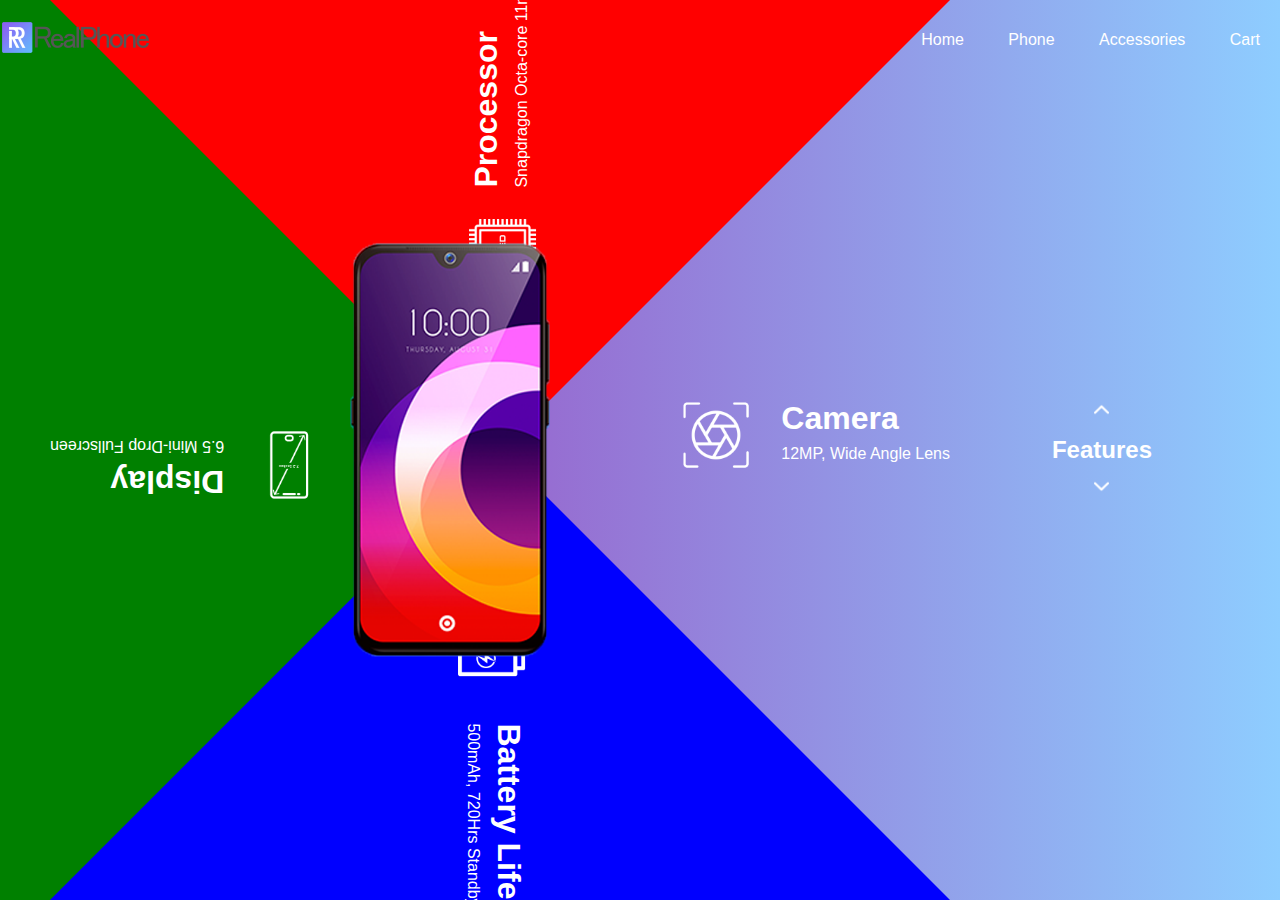
<file: index.html>
<!DOCTYPE html>
<html lang="en">
<head>
    <meta charset="UTF-8">
    <meta http-equiv="X-UA-Compatible" content="IE=edge">
    <meta name="viewport" content="width=device-width, initial-scale=1.0">
    <title>Web Page</title>
    <link rel="stylesheet" href="style.css">
</head>
<body>
    <div class="main">
    <nav>
        <div class="logo">
           <a href="index.html">  <img src="images/logo.png">  </a>
        </div>  
        <div class="nav-links"> 
            <ul>
                <li><a href="index.html">Home</a></li>
                <li><a href="phone.html">Phone</a></li>
                <li><a href="accessories.html">Accessories</a></li>
                <li><a href="cart.html">Cart</a></li>
            </ul>
        </div>
    </nav> 

    <div class="information">

    <div class="layer"></div>

        <img src="images/mobile.png" class="mobile">

        <div id="circle">
            <div class="feature one">
                <img src="images/camera.png">
                <diV>
                    <h1>Camera</h1>
                    <p>12MP, Wide Angle Lens</p>
                </diV>
            </div>
            <div class="feature two">
                <img src="images/processor.png">
                <diV>
                    <h1>Processor</h1>
                    <p>Snapdragon Octa-core 11nm</p>
                </diV>
            </div>
            <div class="feature three">
                <img src="images/display.png">
                <diV>
                    <h1>Display</h1>
                    <p>6.5 Mini-Drop Fullscreen</p>
                </diV>
            </div>
            <div class="feature four">
                <img src="images/battery.png">
                <diV>
                    <h1>Battery Life</h1>
                    <p>500mAh, 720Hrs Standby</p>
                </diV>
            </div>
        </div>
    </div>

        <div class="control">
            <img src="images/arrow.png" id="ButtonUp">
            <h2>Features</h2>
            <img src="images/arrow.png" id="ButtonDown">
        </div>
    
    <script>

        var circle = document.getElementById("circle");
        var ButtonUp = document.getElementById("ButtonUp");
        var ButtonDown = document.getElementById("ButtonDown");

        var rotateValue = circle.style.transform;
        var rotateSum;


        ButtonUp.onclick = function() 
        {
            rotateSum = rotateValue + "rotate(-90deg)";
            circle.style.transform = rotateSum;
            rotateValue = rotateSum;
        }

        
        ButtonDown.onclick = function() 
        {
            rotateSum = rotateValue + "rotate(90deg)";
            circle.style.transform = rotateSum;
            rotateValue = rotateSum;
        }
    </script>
</div>
</body>
</html>
</file>
<file: style.css>
* {
    margin: 0;
    padding: 0;
    font-family: sans-serif;
}
.main {
    width: 100%;
    height: 100vh;
    position: relative;
    overflow:hidden;
    background: linear-gradient(to right, #9c27b0, #8ecdff);
}

nav{
    width: 80;
    position: sticky;
    margin: 20px auto;
    z-index: 1;
    display: flex;
    align-items: center;
}

.logo{
    flex-basis: 20%;
}
.logo img {
    width: 150px;
}
.nav-links{
    flex: 1;
    text-align:right;
}
.nav-links ul li{
    list-style: none;
    display: inline-block;
    margin: 0 20px;
}

.nav-links ul li a {
    color: #fff;
    text-decoration: none;
}

.information{
    width: 1000px;
    height: 1000px;
    position: absolute;
    top: 50%;
    left: 0%;
    transform: translateY(-50%);
}

#circle{
    width: 1000px;
    height: 1000px;
    position: absolute;
    top: 0%;
    left: 0%;
    border-radius: 50%;
    transform: rotate(0deg);
    transition: 1s;
    
}

.feature img{
    width: 70px;
}
.feature{
    position: absolute;
    display: flex;
    color: #fff;
}

.feature div{
    margin-left: 30px;
}
.feature div p{
    margin-top: 8px;
}

.one {
    top: 450px;
    right: 50px;
}
.two{
    top: 150px;
    left: 350px;
    transform: rotate(-90deg);
}
.three{
    bottom: 450px;
    left: 50px;
    transform: rotate(-180deg);
}
.four{
    bottom: 150px;
    left: 350px;
    transform: rotate(-270deg);
}

.mobile{
    width: 200px;
    position: absolute;
    top: 50%;
    left: 35%;
    transform: translateY(-50%);
    z-index: 1;
}

.control{
    position: absolute;
    right: 10%;
    top: 50%;
    transform: translateY(-50%);
    text-align: center;
}.control h2{
    margin: 15px 0;
    color: #fff;
}
#ButtonUp{
    width: 15px;
    cursor: pointer;
}
#ButtonDown{
    width: 15px;
    cursor: pointer;
    transform: rotate(180deg);
}

.layer{
    width: 0;
    height: 0;
    border-top: 500px solid red;
    border-right: 500px solid transparent;
    border-bottom: 500px solid blue;
    border-left: 500px solid green;
}
</file>
